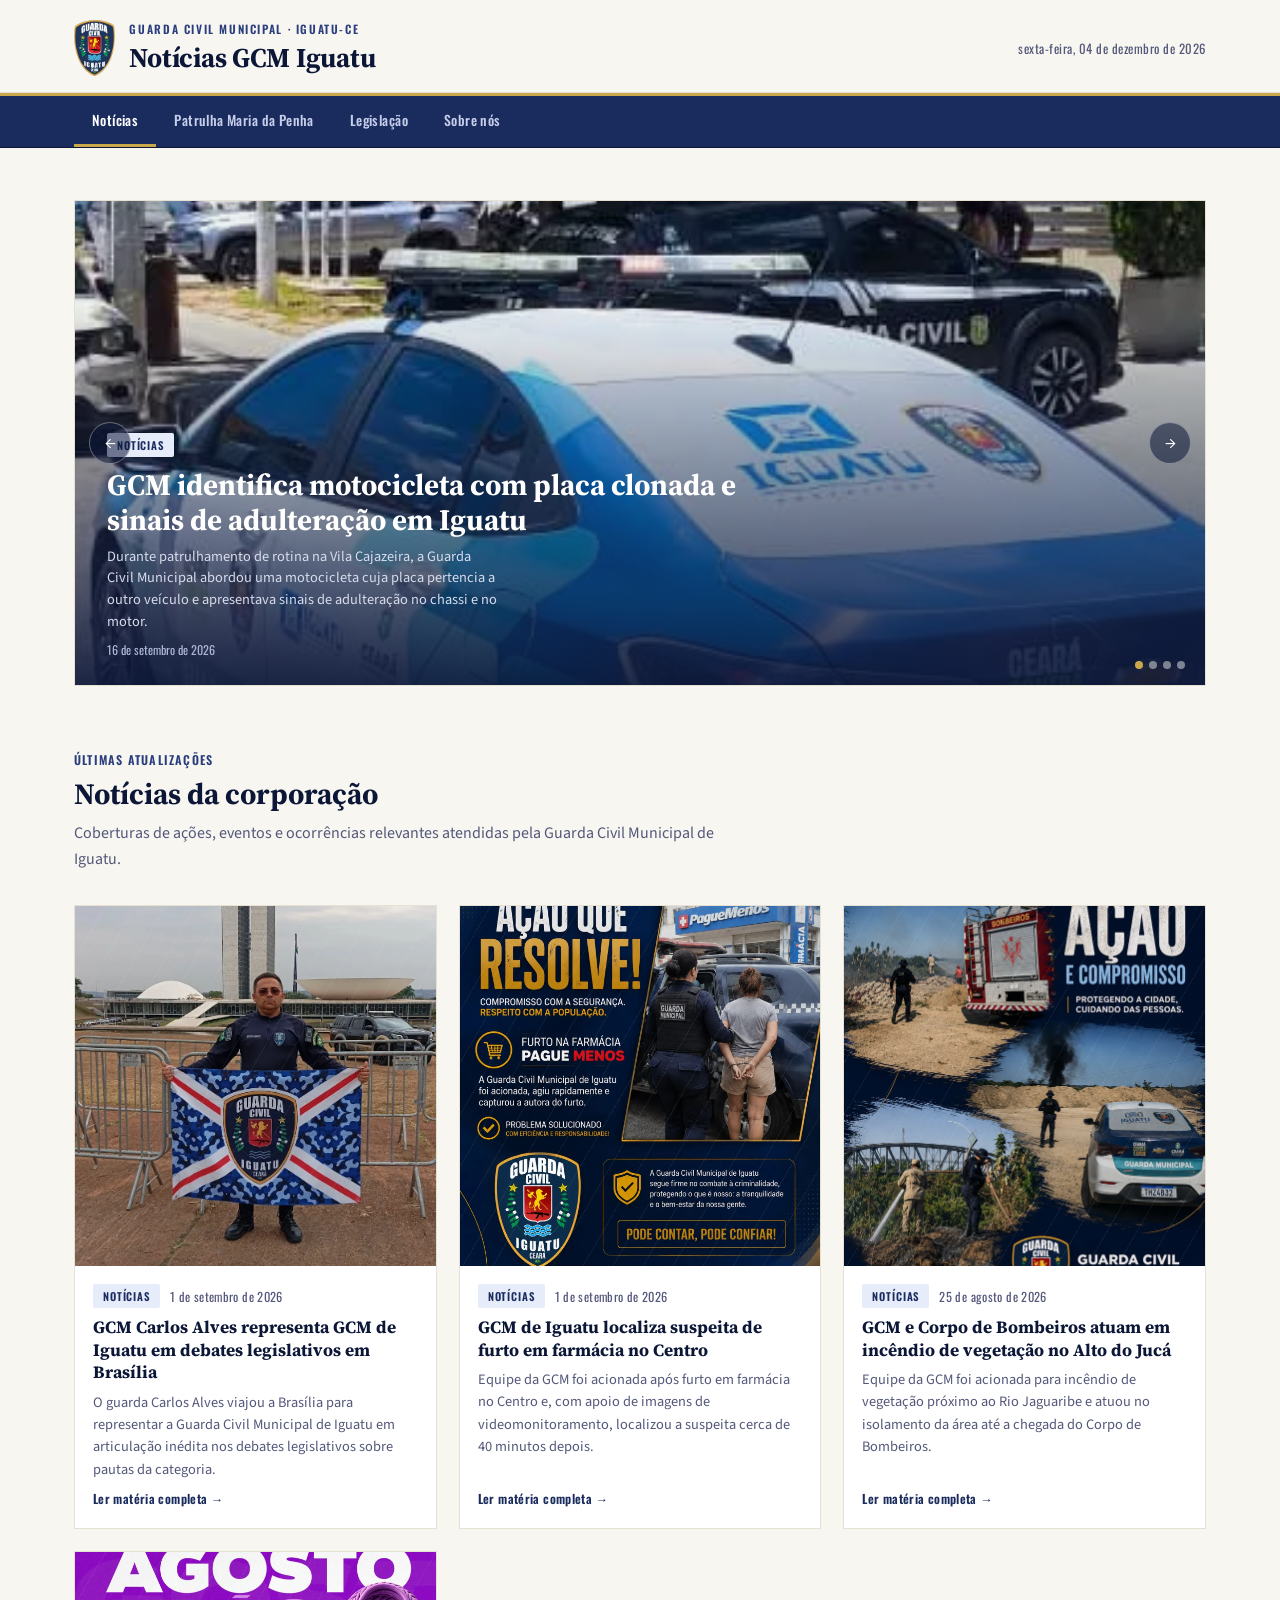
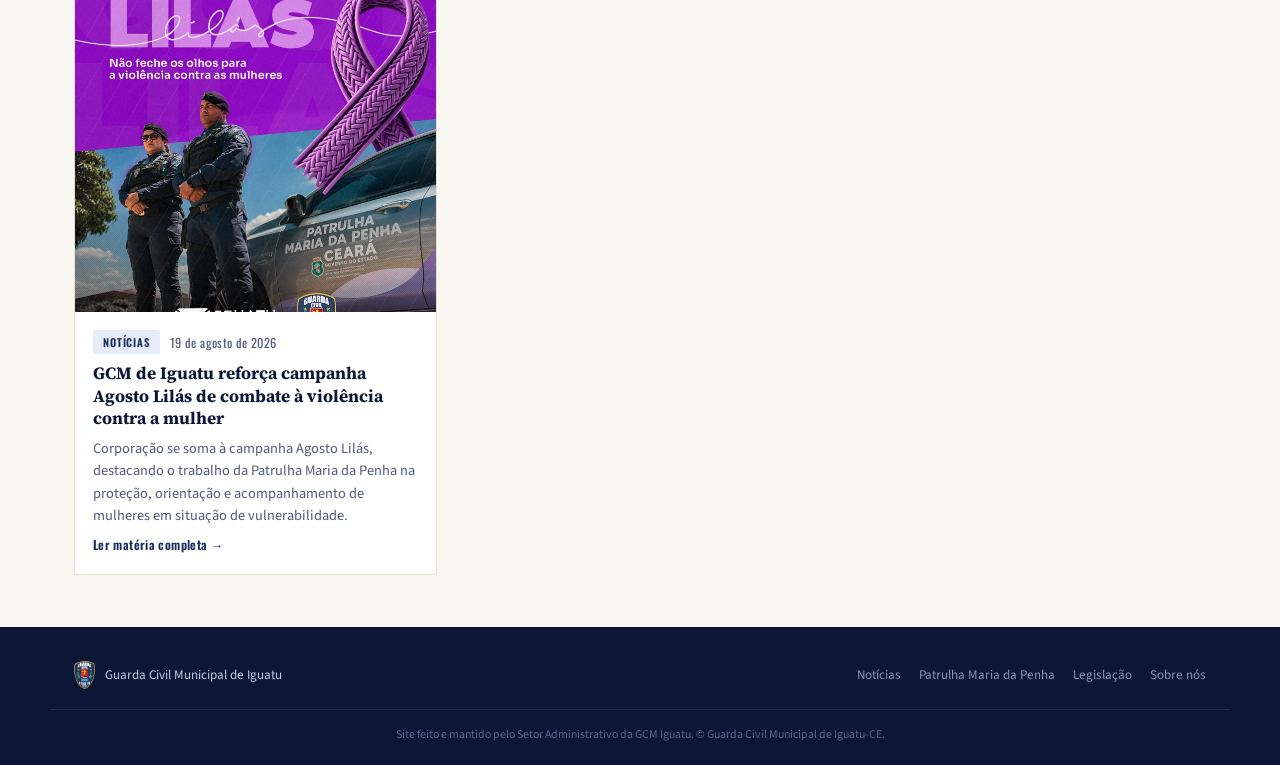
<file: index.html>
<!doctype html>
<html lang="pt-BR">
    <head>
        <meta charset="UTF-8" />
        <meta name="viewport" content="width=device-width, initial-scale=1.0" />
        <title>Notícias — Guarda Civil Municipal de Iguatu</title>
        <meta name="description" content="Portal de notícias da Guarda Civil Municipal de Iguatu — coberturas, ações e serviços à população." />
        <meta property="og:type" content="website" />
        <meta property="og:site_name" content="Notícias GCM Iguatu" />
        <meta property="og:title" content="Notícias GCM Iguatu" />
        <meta property="og:description" content="Portal de notícias da Guarda Civil Municipal de Iguatu — coberturas, ações e serviços à população." />
        <meta property="og:image" content="https://portalgcmi.com.br/assets/img/brasao-gcm.png" />
        <meta property="og:url" content="https://portalgcmi.com.br/index.html" />
        <meta name="twitter:card" content="summary_large_image" />
        <link rel="preconnect" href="https://fonts.googleapis.com" />
        <link rel="preconnect" href="https://fonts.gstatic.com" crossorigin />
        <link
            href="https://fonts.googleapis.com/css2?family=Oswald:wght@400;500;600;700&family=Source+Serif+4:opsz,wght@8..60,500;8..60,700&family=Source+Sans+3:wght@400;500;600;700&display=swap"
            rel="stylesheet"
        />
        <link rel="stylesheet" href="assets/css/site.css" />
    </head>
    <body>
        <!-- <div class="gov-strip">
            <div class="wrap">
                <span
                    >Secretaria de Segurança
                    Pública Municipal</span
                >
                <span
                    ><strong>Administrativo GCM</strong></span
                >
            </div>
        </div> -->

        <div class="masthead">
            <div class="wrap">
                <div class="brand">
                    <img
                        src="assets/img/brasao-gcm.png"
                        alt="Brasão da GCM Iguatu"
                    />
                    <div class="title-block">
                        <span class="kicker label"
                            >GUARDA CIVIL MUNICIPAL · IGUATU-CE</span
                        >
                        <div class="paper-name">Notícias GCM Iguatu</div>
                    </div>
                </div>
                <div class="today" id="todayDate"></div>
            </div>
        </div>

        <nav class="tabs">
            <div class="wrap">
                <div class="tablist" id="tabList">
                    <a href="index.html">Notícias</a>
                    <a href="patrulha-maria-da-penha.html"
                        >Patrulha Maria da Penha</a
                    >
                    <a href="legislacao.html">Legislação</a>
                    <a href="sobre.html">Sobre nós</a>
                </div>
                <button id="navToggle" aria-label="Abrir menu">
                    <span></span><span></span><span></span>
                </button>
            </div>
        </nav>

        <main>
            <section style="padding-bottom: 0">
                <div class="wrap">
                    <div id="hero"></div>
                </div>
            </section>
            <section style="padding-top: 28px">
                <div class="wrap">
                    <div class="section-head">
                        <span class="label">Últimas atualizações</span>
                        <h2>Notícias da corporação</h2>
                        <p>
                            Coberturas de ações, eventos e ocorrências
                            relevantes atendidas pela Guarda Civil Municipal de
                            Iguatu.
                        </p>
                    </div>
                    <div id="feed">Carregando notícias…</div>
                </div>
            </section>
        </main>

        <footer>
            <div class="wrap">
                <div class="fbrand">
                    <img src="assets/img/brasao-gcm.png" alt="GCM Iguatu" />
                    <span>Guarda Civil Municipal de Iguatu</span>
                </div>
                <div class="flinks">
                    <a href="index.html">Notícias</a>
                    <a href="patrulha-maria-da-penha.html"
                        >Patrulha Maria da Penha</a
                    >
                    <a href="legislacao.html">Legislação</a>
                    <a href="sobre.html">Sobre nós</a>
                </div>
            </div>
            <div class="foot-note">
                Site feito e mantido pelo Setor Administrativo da GCM Iguatu. © Guarda Civil Municipal de Iguatu-CE.
            </div>
        </footer>

        <script src="assets/js/site.js"></script>
        <script>
            const d = new Date();
            document.getElementById("todayDate").textContent =
                d.toLocaleDateString("pt-BR", {
                    weekday: "long",
                    day: "2-digit",
                    month: "long",
                    year: "numeric",
                });

            (async () => {
                const shownSlugs = await renderHeroSlider("hero", { count: 4 });
                renderFeed("feed", {
                    pageSize: 6,
                    showFeatured: false,
                    excludeSlugs: shownSlugs,
                });
            })();
        </script>
    </body>
</html>
</file>
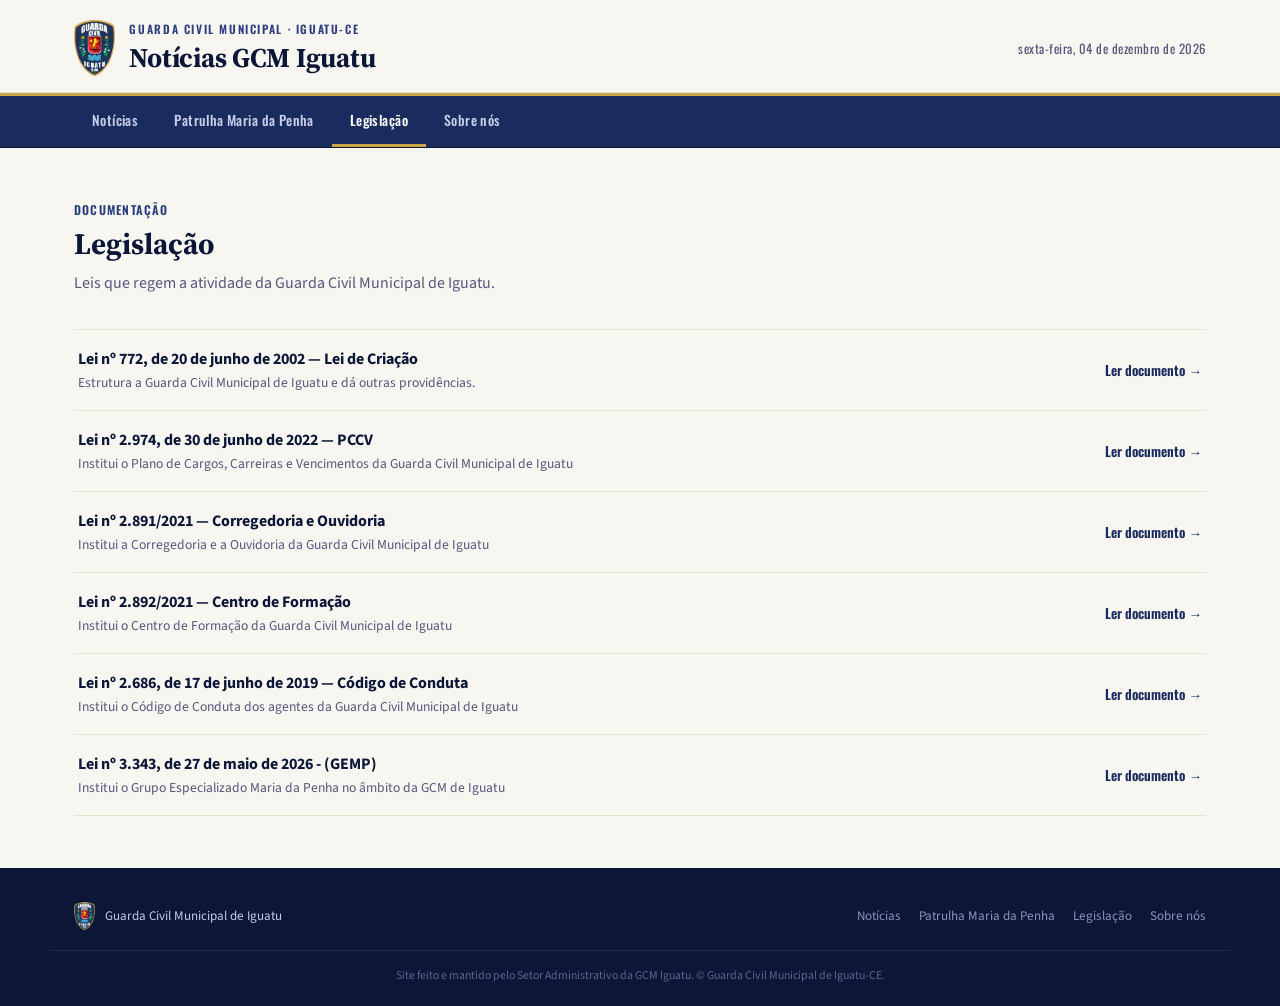
<file: legislacao.html>
<!DOCTYPE html>
<html lang="pt-BR">
<head>
<meta charset="UTF-8">
<meta name="viewport" content="width=device-width, initial-scale=1.0">
<title>Legislação — GCM Iguatu</title>
<meta name="description" content="Leis que regem a atividade da Guarda Civil Municipal de Iguatu.">
<meta property="og:type" content="website">
<meta property="og:site_name" content="Notícias GCM Iguatu">
<meta property="og:title" content="Legislação — GCM Iguatu">
<meta property="og:description" content="Leis que regem a atividade da Guarda Civil Municipal de Iguatu.">
<meta property="og:image" content="https://portalgcmi.com.br/assets/img/brasao-gcm.png">
<meta property="og:url" content="https://portalgcmi.com.br/legislacao.html">
<meta name="twitter:card" content="summary_large_image">
<link rel="preconnect" href="https://fonts.googleapis.com">
<link rel="preconnect" href="https://fonts.gstatic.com" crossorigin>
<link href="https://fonts.googleapis.com/css2?family=Oswald:wght@400;500;600;700&family=Source+Serif+4:opsz,wght@8..60,500;8..60,700&family=Source+Sans+3:wght@400;500;600;700&display=swap" rel="stylesheet">
<link rel="stylesheet" href="assets/css/site.css">
</head>
<body>

  <!-- <div class="gov-strip">
    <div class="wrap">
      <span>Prefeitura Municipal de Iguatu · Secretaria de Segurança Pública Municipal</span>
      <span><strong>Portal em preparação</strong> — conteúdo de exemplo para revisão interna</span>
    </div>
  </div> -->

  <div class="masthead">
    <div class="wrap">
      <div class="brand">
        <img src="assets/img/brasao-gcm.png" alt="Brasão da GCM Iguatu">
        <div class="title-block">
          <span class="kicker label">GUARDA CIVIL MUNICIPAL · IGUATU-CE</span>
          <div class="paper-name">Notícias GCM Iguatu</div>
        </div>
      </div>
      <div class="today" id="todayDate"></div>
    </div>
  </div>

  <nav class="tabs">
    <div class="wrap">
      <div class="tablist" id="tabList">
        <a href="index.html">Notícias</a>
        <a href="patrulha-maria-da-penha.html">Patrulha Maria da Penha</a>
        <a href="legislacao.html">Legislação</a>
        <a href="sobre.html">Sobre nós</a>
      </div>
      <button id="navToggle" aria-label="Abrir menu"><span></span><span></span><span></span></button>
    </div>
  </nav>

  <main>
    <section>
      <div class="wrap">
        <div class="section-head">
          <span class="label">Documentação</span>
          <h2>Legislação</h2>
          <p>Leis que regem a atividade da Guarda Civil Municipal de Iguatu.</p>
        </div>
        <div class="doc-list">
          <div class="doc-row">
            <div><div class="doc-name">Lei nº 772, de 20 de junho de 2002 — Lei de Criação</div><div class="doc-desc">Estrutura a Guarda Civil Municipal de Iguatu e dá outras providências.</div></div>
            <a class="go" href="#" data-link="lei772">Ler documento →</a>
          </div>
          <div class="doc-row">
            <div><div class="doc-name">Lei nº 2.974, de 30 de junho de 2022 — PCCV</div><div class="doc-desc">Institui o Plano de Cargos, Carreiras e Vencimentos da Guarda Civil Municipal de Iguatu</div></div>
            <a class="go" href="#" data-link="lei2974">Ler documento →</a>
          </div>
          <div class="doc-row">
            <div><div class="doc-name">Lei nº 2.891/2021 — Corregedoria e Ouvidoria</div><div class="doc-desc">Institui a Corregedoria e a Ouvidoria da Guarda Civil Municipal de Iguatu</div></div>
            <a class="go" href="#" data-link="lei2891">Ler documento →</a>
          </div>
          <div class="doc-row">
            <div><div class="doc-name">Lei nº 2.892/2021 — Centro de Formação</div><div class="doc-desc">Institui o Centro de Formação da Guarda Civil Municipal de Iguatu</div></div>
            <a class="go" href="#" data-link="lei2892">Ler documento →</a>
          </div>
          <div class="doc-row">
            <div><div class="doc-name">Lei nº 2.686, de 17 de junho de 2019 — Código de Conduta</div><div class="doc-desc">Institui o Código de Conduta dos agentes da Guarda Civil Municipal de Iguatu</div></div>
            <a class="go" href="#" data-link="lei2686">Ler documento →</a>
          </div>
          <div class="doc-row">
            <div><div class="doc-name">Lei nº 3.343, de 27 de maio de 2026 - (GEMP)</div><div class="doc-desc">Institui o Grupo Especializado Maria da Penha no âmbito da GCM de Iguatu</div></div>
            <a class="go" href="#" data-link="lei3343">Ler documento →</a>
          </div>
        </div>
      </div>
    </section>
  </main>

  <footer>
    <div class="wrap">
      <div class="fbrand">
        <img src="assets/img/brasao-gcm.png" alt="GCM Iguatu">
        <span>Guarda Civil Municipal de Iguatu</span>
      </div>
      <div class="flinks">
        <a href="index.html">Notícias</a>
        <a href="patrulha-maria-da-penha.html">Patrulha Maria da Penha</a>
        <a href="legislacao.html">Legislação</a>
        <a href="sobre.html">Sobre nós</a>
      </div>
    </div>
    <div class="foot-note">Site feito e mantido pelo Setor Administrativo da GCM Iguatu. © Guarda Civil Municipal de Iguatu-CE.</div>
  </footer>

<script src="assets/js/site.js"></script>
<script>
  const d = new Date();
  document.getElementById("todayDate").textContent =
    d.toLocaleDateString("pt-BR", { weekday: "long", day: "2-digit", month: "long", year: "numeric" });

  // Troque cada URL pelo endereço real do PDF/página da lei.
  const LINKS = {
    lei772:  "https://drive.google.com/file/d/1NiDJN38wk8PKpp7VuwHLZAak0mRqK9Ue/view?usp=sharing",
    lei2686: "https://drive.google.com/file/d/1LYp29ykYmtWoSPyTLXxHCthtj6GRSXhF/view?usp=sharing",
    lei2891: "https://drive.google.com/file/d/1hym3bCKFWzFVB9yNqCBuVgFK73hINpno/view?usp=sharing",
    lei2892: "https://drive.google.com/file/d/1iN9TpNpgNjBw9v5K_M7ff0XfodfMAtNQ/view?usp=sharing",
    lei2974: "https://drive.google.com/file/d/18mhDGHKrB7-6t7EnaDVykYAX0kJeZgZu/view?usp=sharing",
    lei3343: "https://drive.google.com/file/d/1eiA8Dkd_p-3C8D0LEgIrBKoOxPkolRJn/view?usp=sharing"
    // normas:  "https://gcmiguatu.com.br/normas"
  };
  document.querySelectorAll("[data-link]").forEach(el => {
    const k = el.getAttribute("data-link");
    if (LINKS[k]) el.setAttribute("href", LINKS[k]);
  });
</script>
</body>
</html>
</file>
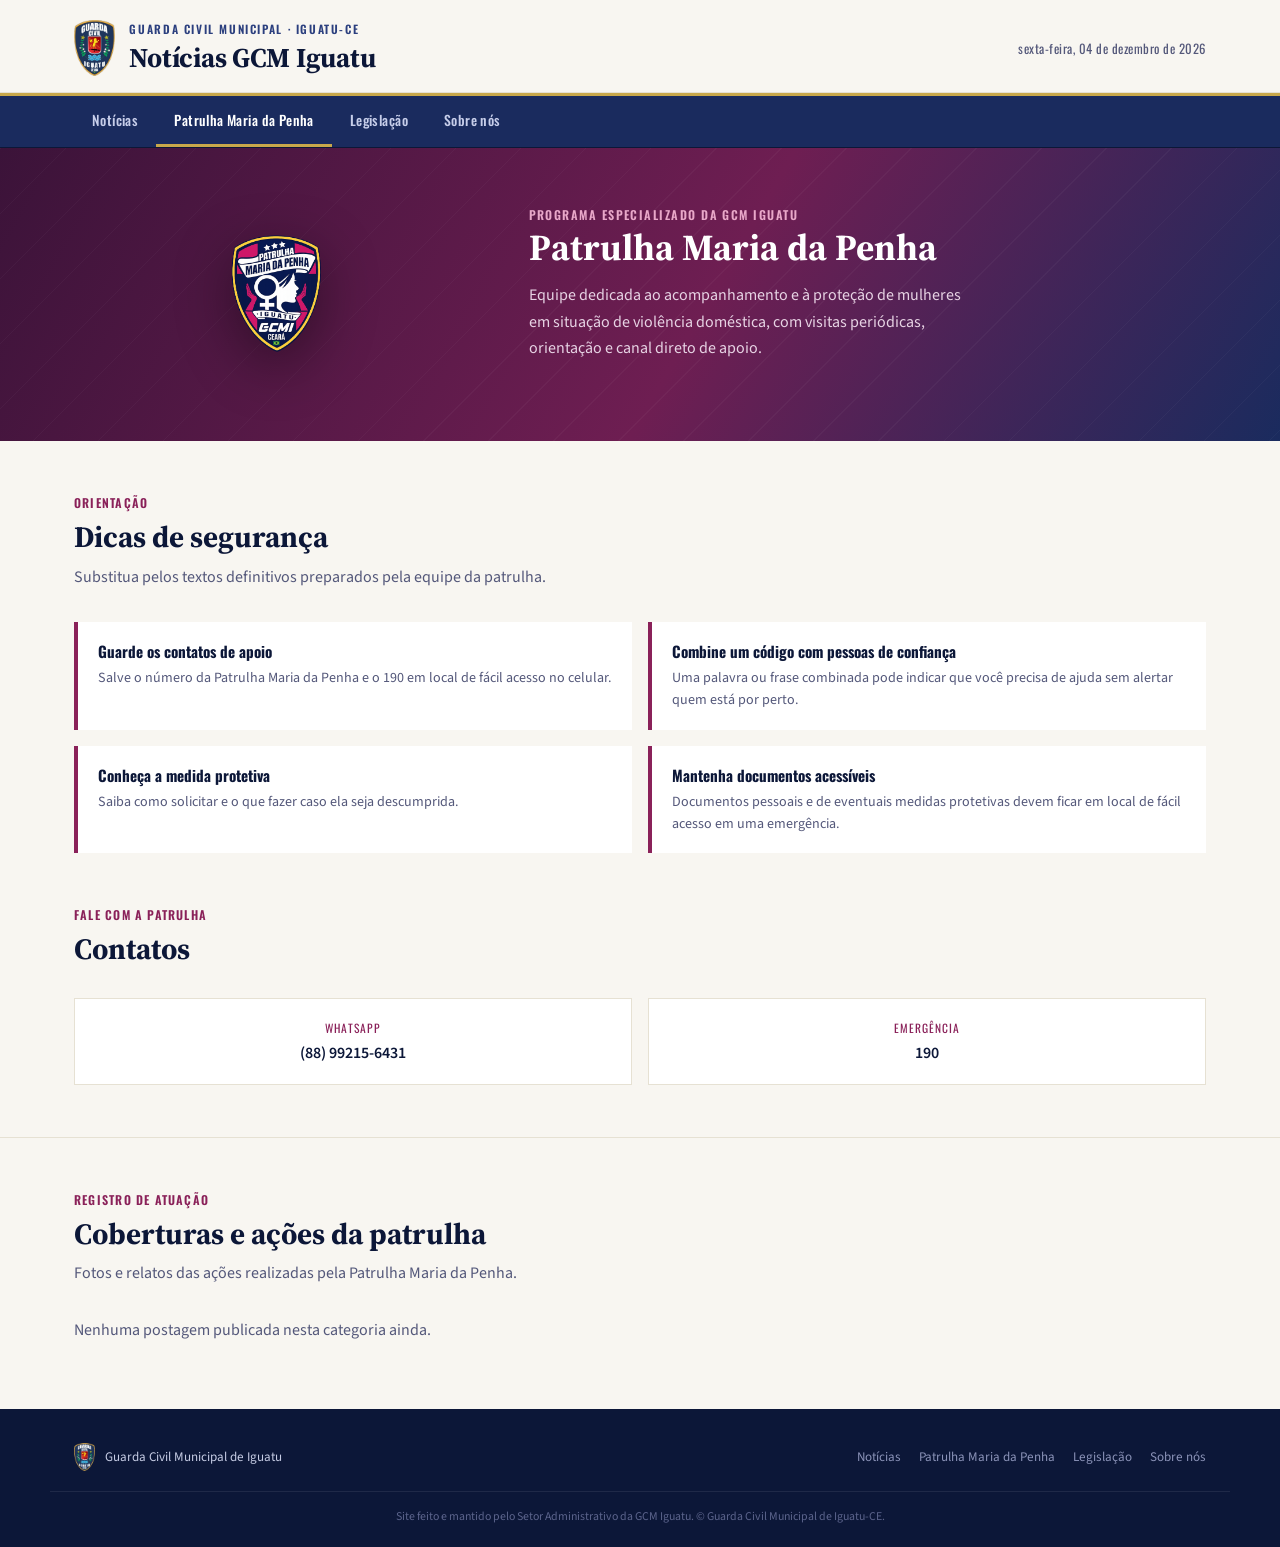
<file: patrulha-maria-da-penha.html>
<!DOCTYPE html>
<html lang="pt-BR">
<head>
<meta charset="UTF-8">
<meta name="viewport" content="width=device-width, initial-scale=1.0">
<title>Patrulha Maria da Penha — GCM Iguatu</title>
<meta name="description" content="Proteção, orientação e acompanhamento de mulheres em situação de violência doméstica em Iguatu.">
<meta property="og:type" content="website">
<meta property="og:site_name" content="Notícias GCM Iguatu">
<meta property="og:title" content="Patrulha Maria da Penha — GCM Iguatu">
<meta property="og:description" content="Proteção, orientação e acompanhamento de mulheres em situação de violência doméstica em Iguatu.">
<meta property="og:image" content="https://portalgcmi.com.br/assets/img/brasao-pmp.png">
<meta property="og:url" content="https://portalgcmi.com.br/patrulha-maria-da-penha.html">
<meta name="twitter:card" content="summary_large_image">
<link rel="preconnect" href="https://fonts.googleapis.com">
<link rel="preconnect" href="https://fonts.gstatic.com" crossorigin>
<link href="https://fonts.googleapis.com/css2?family=Oswald:wght@400;500;600;700&family=Source+Serif+4:opsz,wght@8..60,500;8..60,700&family=Source+Sans+3:wght@400;500;600;700&display=swap" rel="stylesheet">
<link rel="stylesheet" href="assets/css/site.css">
</head>
<body>

  <!-- <div class="gov-strip">
    <div class="wrap">
      <span>Prefeitura Municipal de Iguatu · Secretaria de Segurança Pública Municipal</span>
      <span><strong>Portal em preparação</strong> — conteúdo de exemplo para revisão interna</span>
    </div>
  </div> -->

  <div class="masthead">
    <div class="wrap">
      <div class="brand">
        <img src="assets/img/brasao-gcm.png" alt="Brasão da GCM Iguatu">
        <div class="title-block">
          <span class="kicker label">GUARDA CIVIL MUNICIPAL · IGUATU-CE</span>
          <div class="paper-name">Notícias GCM Iguatu</div>
        </div>
      </div>
      <div class="today" id="todayDate"></div>
    </div>
  </div>

  <nav class="tabs">
    <div class="wrap">
      <div class="tablist" id="tabList">
        <a href="index.html">Notícias</a>
        <a href="patrulha-maria-da-penha.html">Patrulha Maria da Penha</a>
        <a href="legislacao.html">Legislação</a>
        <a href="sobre.html">Sobre nós</a>
      </div>
      <button id="navToggle" aria-label="Abrir menu"><span></span><span></span><span></span></button>
    </div>
  </nav>

  <main>

    <!-- HERO FIXO -->
    <section class="pmp-hero" style="padding:0;">
      <div class="wrap">
        <img src="assets/img/brasao-pmp.png" alt="Brasão da Patrulha Maria da Penha">
        <div>
          <span class="label" style="color:#E9A8C9; letter-spacing:.12em; font-size:.76rem;">Programa especializado da GCM Iguatu</span>
          <h1>Patrulha Maria da Penha</h1>
          <p>Equipe dedicada ao acompanhamento e à proteção de mulheres em situação de violência doméstica, com visitas periódicas, orientação e canal direto de apoio.</p>
        </div>
      </div>
    </section>

    <!-- BOTÃO DO MEDO -->
    <!-- <section style="padding:44px 0 8px;">
      <div class="wrap" style="text-align:center;">
        <a class="fear-btn" href="#" data-link="botaoDoMedo" id="fearBtn">
          <span class="ic">
            <svg width="22" height="22" viewBox="0 0 24 24" fill="none" stroke="#fff" stroke-width="2"><path d="M12 2l8 4v6c0 5-3.5 8.5-8 10-4.5-1.5-8-5-8-10V6l8-4z"/></svg>
          </span>
          <span class="txt">
            <span class="t">Botão do Medo — Acionar apoio imediato</span>
            <span class="d">Toque para abrir contato direto com a Patrulha Maria da Penha</span>
          </span>
        </a>
        <p class="fear-note">Em caso de perigo imediato, ligue para o 190. Este botão abre um canal direto e discreto com a patrulha para orientação e apoio.</p>
      </div>
    </section> -->

    <!-- DICAS -->
    <section>
      <div class="wrap">
        <div class="section-head">
          <span class="label" style="color:var(--pmp);">Orientação</span>
          <h2>Dicas de segurança</h2>
          <p>Substitua pelos textos definitivos preparados pela equipe da patrulha.</p>
        </div>
        <div class="tips-grid">
          <div class="tip">
            <h4>Guarde os contatos de apoio</h4>
            <p>Salve o número da Patrulha Maria da Penha e o 190 em local de fácil acesso no celular.</p>
          </div>
          <div class="tip">
            <h4>Combine um código com pessoas de confiança</h4>
            <p>Uma palavra ou frase combinada pode indicar que você precisa de ajuda sem alertar quem está por perto.</p>
          </div>
          <div class="tip">
            <h4>Conheça a medida protetiva</h4>
            <p>Saiba como solicitar e o que fazer caso ela seja descumprida.</p>
          </div>
          <div class="tip">
            <h4>Mantenha documentos acessíveis</h4>
            <p>Documentos pessoais e de eventuais medidas protetivas devem ficar em local de fácil acesso em uma emergência.</p>
          </div>
        </div>
      </div>
    </section>

    <!-- CONTATOS -->
    <section style="padding-top:0;">
      <div class="wrap">
        <div class="section-head">
          <span class="label" style="color:var(--pmp);">Fale com a patrulha</span>
          <h2>Contatos</h2>
        </div>
        <div class="contact-grid">
          <div class="contact-item">
            <div class="lbl">WhatsApp</div>
            <div class="val">(88) 99215-6431</div>
          </div>
          <!-- <div class="contact-item">
            <div class="lbl">Telefone</div>
            <div class="val">(88) ####-####</div>
          </div> -->
          <div class="contact-item">
            <div class="lbl">Emergência</div>
            <div class="val">190</div>
          </div>
        </div>
      </div>
    </section>

    <!-- FEED DE COBERTURAS -->
    <section style="border-top:1px solid var(--line);">
      <div class="wrap">
        <div class="section-head">
          <span class="label" style="color:var(--pmp);">Registro de atuação</span>
          <h2>Coberturas e ações da patrulha</h2>
          <p>Fotos e relatos das ações realizadas pela Patrulha Maria da Penha.</p>
        </div>
        <div id="feed">Carregando…</div>
      </div>
    </section>

  </main>

  <footer>
    <div class="wrap">
      <div class="fbrand">
        <img src="assets/img/brasao-gcm.png" alt="GCM Iguatu">
        <span>Guarda Civil Municipal de Iguatu</span>
      </div>
      <div class="flinks">
        <a href="index.html">Notícias</a>
        <a href="patrulha-maria-da-penha.html">Patrulha Maria da Penha</a>
        <a href="legislacao.html">Legislação</a>
        <a href="sobre.html">Sobre nós</a>
      </div>
    </div>
    <div class="foot-note">Site feito e mantido pelo Setor Administrativo da GCM Iguatu. © Guarda Civil Municipal de Iguatu-CE.</div>
  </footer>

<script src="assets/js/site.js"></script>
<script>
  const d = new Date();
  document.getElementById("todayDate").textContent =
    d.toLocaleDateString("pt-BR", { weekday: "long", day: "2-digit", month: "long", year: "numeric" });
  renderFeed("feed", { category: "patrulha-mp", pageSize: 6, showFeatured: true });

  // O Botão do Medo está desativado (seção comentada acima).
  // Quando for reativado, descomente a seção e esta linha, com o link real:
  // document.getElementById("fearBtn").href = "https://wa.me/55889XXXXXXXX?text=Preciso%20de%20apoio";
</script>
</body>
</html>
</file>
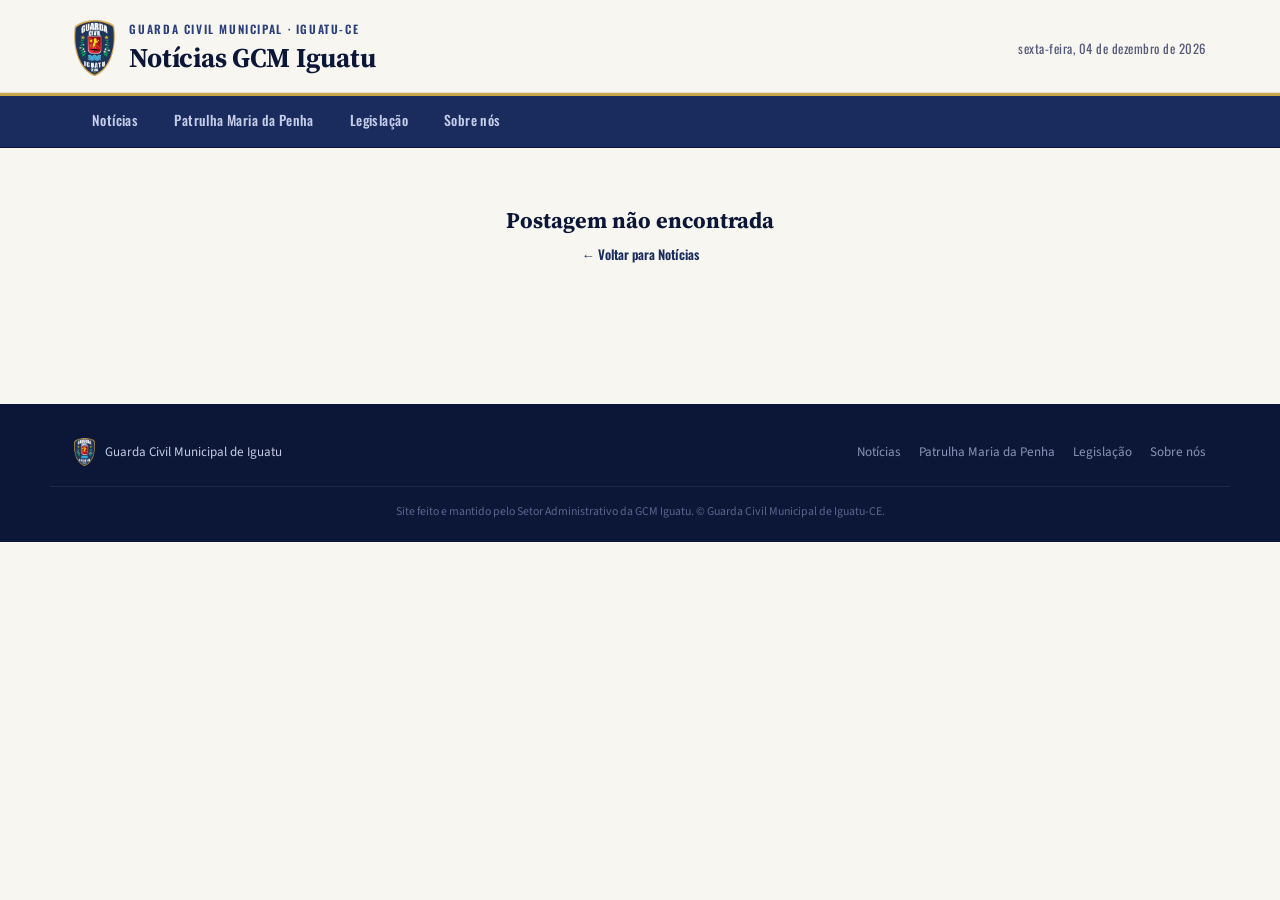
<file: post.html>
<!DOCTYPE html>
<html lang="pt-BR">
<head>
<meta charset="UTF-8">
<meta name="viewport" content="width=device-width, initial-scale=1.0">
<title>Notícias — Guarda Civil Municipal de Iguatu</title>
<meta name="description" content="Leia a matéria completa no portal de notícias da Guarda Civil Municipal de Iguatu.">
<meta property="og:type" content="article">
<meta property="og:site_name" content="Notícias GCM Iguatu">
<meta property="og:title" content="Notícias GCM Iguatu">
<meta property="og:description" content="Leia a matéria completa no portal de notícias da Guarda Civil Municipal de Iguatu.">
<meta property="og:image" content="https://portalgcmi.com.br/assets/img/brasao-gcm.png">
<meta name="twitter:card" content="summary_large_image">
<link rel="preconnect" href="https://fonts.googleapis.com">
<link rel="preconnect" href="https://fonts.gstatic.com" crossorigin>
<link href="https://fonts.googleapis.com/css2?family=Oswald:wght@400;500;600;700&family=Source+Serif+4:opsz,wght@8..60,500;8..60,700&family=Source+Sans+3:wght@400;500;600;700&display=swap" rel="stylesheet">
<link rel="stylesheet" href="assets/css/site.css">
</head>
<body>

  <!-- <div class="gov-strip">
    <div class="wrap">
      <span>Prefeitura Municipal de Iguatu · Secretaria de Segurança Pública Municipal</span>
      <span><strong>Portal em preparação</strong> — conteúdo de exemplo para revisão interna</span>
    </div>
  </div> -->

  <div class="masthead">
    <div class="wrap">
      <div class="brand">
        <img src="assets/img/brasao-gcm.png" alt="Brasão da GCM Iguatu">
        <div class="title-block">
          <span class="kicker label">GUARDA CIVIL MUNICIPAL · IGUATU-CE</span>
          <div class="paper-name">Notícias GCM Iguatu</div>
        </div>
      </div>
      <div class="today" id="todayDate"></div>
    </div>
  </div>

  <nav class="tabs">
    <div class="wrap">
      <div class="tablist" id="tabList">
        <a href="index.html">Notícias</a>
        <a href="patrulha-maria-da-penha.html">Patrulha Maria da Penha</a>
        <a href="legislacao.html">Legislação</a>
        <a href="sobre.html">Sobre nós</a>
      </div>
      <button id="navToggle" aria-label="Abrir menu"><span></span><span></span><span></span></button>
    </div>
  </nav>

  <main style="padding-bottom:60px;">
    <div id="postContent"></div>
  </main>

  <footer>
    <div class="wrap">
      <div class="fbrand">
        <img src="assets/img/brasao-gcm.png" alt="GCM Iguatu">
        <span>Guarda Civil Municipal de Iguatu</span>
      </div>
      <div class="flinks">
        <a href="index.html">Notícias</a>
        <a href="patrulha-maria-da-penha.html">Patrulha Maria da Penha</a>
        <a href="legislacao.html">Legislação</a>
        <a href="sobre.html">Sobre nós</a>
      </div>
    </div>
    <div class="foot-note">Site feito e mantido pelo Setor Administrativo da GCM Iguatu. © Guarda Civil Municipal de Iguatu-CE.</div>
  </footer>

<script src="assets/js/site.js"></script>
<script>
  const d = new Date();
  document.getElementById("todayDate").textContent =
    d.toLocaleDateString("pt-BR", { weekday: "long", day: "2-digit", month: "long", year: "numeric" });
  renderSinglePost("postContent");
</script>
</body>
</html>
</file>
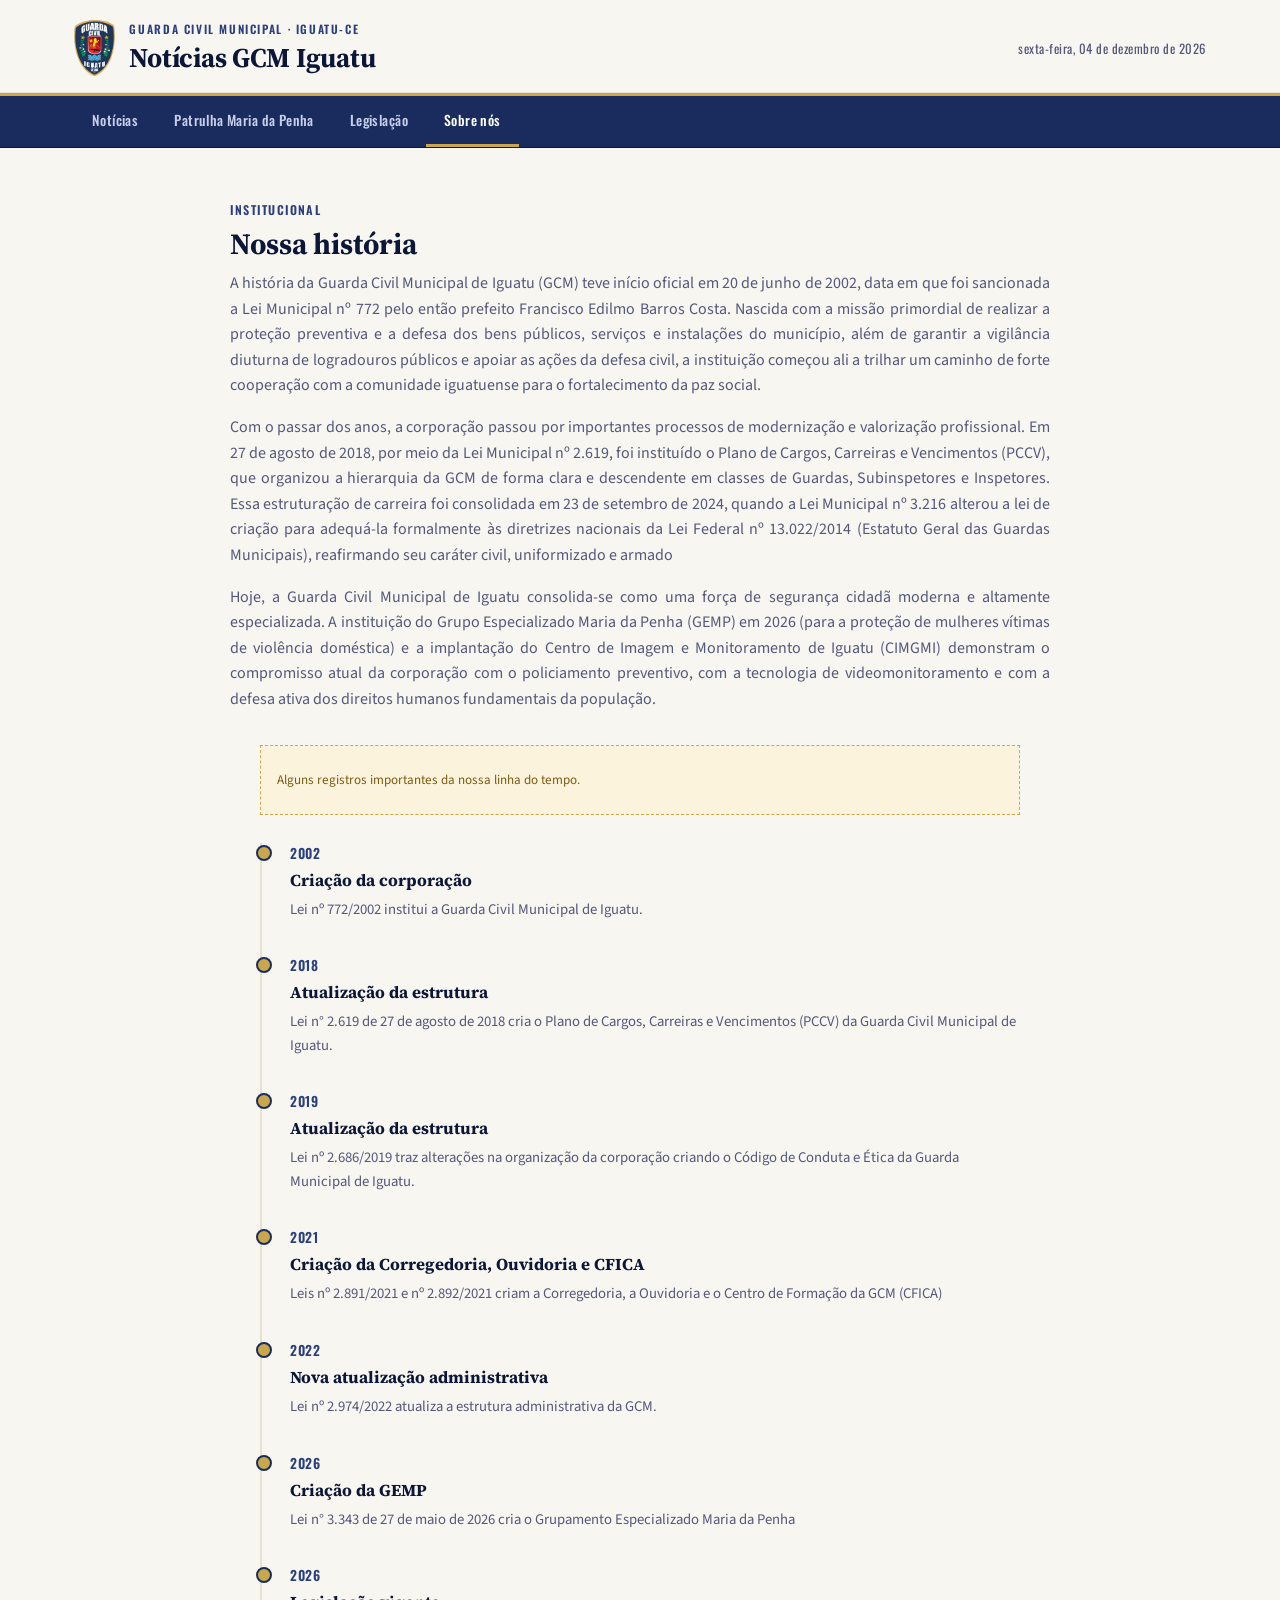
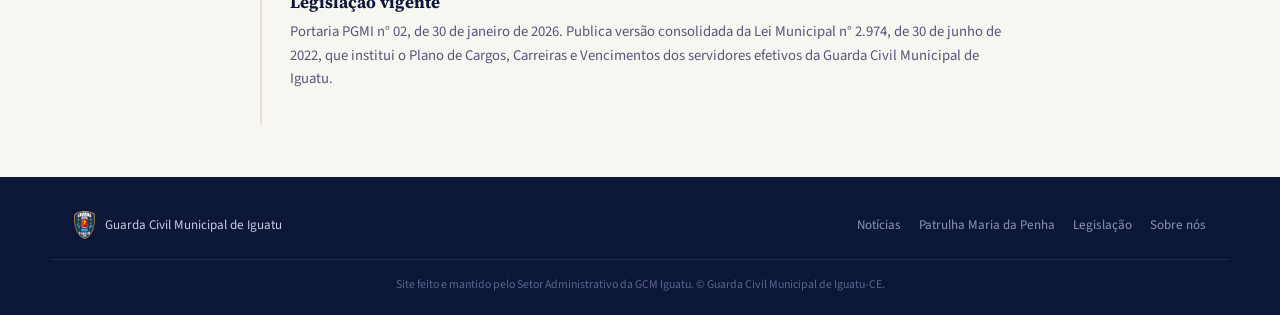
<file: sobre.html>
<!doctype html>
<html lang="pt-BR">
    <head>
        <meta charset="UTF-8" />
        <meta name="viewport" content="width=device-width, initial-scale=1.0" />
        <title>Sobre nós — GCM Iguatu</title>
        <meta name="description" content="A história da Guarda Civil Municipal de Iguatu." />
        <meta property="og:type" content="website" />
        <meta property="og:site_name" content="Notícias GCM Iguatu" />
        <meta property="og:title" content="Sobre nós — GCM Iguatu" />
        <meta property="og:description" content="A história da Guarda Civil Municipal de Iguatu." />
        <meta property="og:image" content="https://portalgcmi.com.br/assets/img/brasao-gcm.png" />
        <meta property="og:url" content="https://portalgcmi.com.br/sobre.html" />
        <meta name="twitter:card" content="summary_large_image" />
        <link rel="preconnect" href="https://fonts.googleapis.com" />
        <link rel="preconnect" href="https://fonts.gstatic.com" crossorigin />
        <link
            href="https://fonts.googleapis.com/css2?family=Oswald:wght@400;500;600;700&family=Source+Serif+4:opsz,wght@8..60,500;8..60,700&family=Source+Sans+3:wght@400;500;600;700&display=swap"
            rel="stylesheet"
        />
        <link rel="stylesheet" href="assets/css/site.css" />
    </head>
    <body>
        <!-- <div class="gov-strip">
    <div class="wrap">
      <span>Prefeitura Municipal de Iguatu · Secretaria de Segurança Pública Municipal</span>
      <span><strong>Portal em preparação</strong> — conteúdo de exemplo para revisão interna</span>
    </div>
  </div> -->

        <div class="masthead">
            <div class="wrap">
                <div class="brand">
                    <img
                        src="assets/img/brasao-gcm.png"
                        alt="Brasão da GCM Iguatu"
                    />
                    <div class="title-block">
                        <span class="kicker label"
                            >GUARDA CIVIL MUNICIPAL · IGUATU-CE</span
                        >
                        <div class="paper-name">Notícias GCM Iguatu</div>
                    </div>
                </div>
                <div class="today" id="todayDate"></div>
            </div>
        </div>

        <nav class="tabs">
            <div class="wrap">
                <div class="tablist" id="tabList">
                    <a href="index.html">Notícias</a>
                    <a href="patrulha-maria-da-penha.html"
                        >Patrulha Maria da Penha</a
                    >
                    <a href="legislacao.html">Legislação</a>
                    <a href="sobre.html">Sobre nós</a>
                </div>
                <button id="navToggle" aria-label="Abrir menu">
                    <span></span><span></span><span></span>
                </button>
            </div>
        </nav>

        <main>
            <section>
                <div class="wrap">
                    <div class="section-head about-center">
                        <span class="label">Institucional</span>
                        <h2>Nossa história</h2>
                        <p>
                            A história da Guarda Civil Municipal de Iguatu (GCM)
                            teve início oficial em 20 de junho de 2002, data em
                            que foi sancionada a Lei Municipal nº 772 pelo então
                            prefeito Francisco Edilmo Barros Costa. Nascida com
                            a missão primordial de realizar a proteção
                            preventiva e a defesa dos bens públicos, serviços e
                            instalações do município, além de garantir a
                            vigilância diuturna de logradouros públicos e apoiar
                            as ações da defesa civil, a instituição começou ali
                            a trilhar um caminho de forte cooperação com a
                            comunidade iguatuense para o fortalecimento da paz
                            social.
                        </p>
                        <p>
                            Com o passar dos anos, a corporação passou por
                            importantes processos de modernização e valorização
                            profissional. Em 27 de agosto de 2018, por meio da
                            Lei Municipal nº 2.619, foi instituído o Plano de
                            Cargos, Carreiras e Vencimentos (PCCV), que
                            organizou a hierarquia da GCM de forma clara e
                            descendente em classes de Guardas, Subinspetores e
                            Inspetores. Essa estruturação de carreira foi
                            consolidada em 23 de setembro de 2024, quando a Lei
                            Municipal nº 3.216 alterou a lei de criação para
                            adequá-la formalmente às diretrizes nacionais da Lei
                            Federal nº 13.022/2014 (Estatuto Geral das Guardas
                            Municipais), reafirmando seu caráter civil,
                            uniformizado e armado
                        </p>
                        <p>
                            Hoje, a Guarda Civil Municipal de Iguatu
                            consolida-se como uma força de segurança cidadã
                            moderna e altamente especializada. A instituição do
                            Grupo Especializado Maria da Penha (GEMP) em 2026
                            (para a proteção de mulheres vítimas de violência
                            doméstica) e a implantação do Centro de Imagem e
                            Monitoramento de Iguatu (CIMGMI) demonstram o
                            compromisso atual da corporação com o policiamento
                            preventivo, com a tecnologia de videomonitoramento e
                            com a defesa ativa dos direitos humanos fundamentais
                            da população.
                        </p>
                    </div>

                    <div class="placeholder-note">
                        <p>Alguns registros importantes da nossa linha do tempo.</p>
                    </div>

                    
                    <div class="timeline">
                        <div class="tl-item">
                            <span class="yr">2002</span>
                            <h4>Criação da corporação</h4>
                            <p>
                                Lei nº 772/2002 institui a Guarda Civil
                                Municipal de Iguatu.
                            </p>
                        </div>
                        <div class="tl-item">
                            <span class="yr">2018</span>
                            <h4>Atualização da estrutura</h4>
                            <p>
                                Lei n° 2.619 de 27 de agosto de 2018 cria o
                                Plano de Cargos, Carreiras e Vencimentos (PCCV)
                                da Guarda Civil Municipal de Iguatu.
                            </p>
                        </div>
                        <div class="tl-item">
                            <span class="yr">2019</span>
                            <h4>Atualização da estrutura</h4>
                            <p>
                                Lei nº 2.686/2019 traz alterações na organização
                                da corporação criando o Código de Conduta e
                                Ética da Guarda Municipal de Iguatu.
                            </p>
                        </div>
                        <div class="tl-item">
                            <span class="yr">2021</span>
                            <h4>Criação da Corregedoria, Ouvidoria e CFICA</h4>
                            <p>
                                Leis nº 2.891/2021 e nº 2.892/2021 criam a
                                Corregedoria, a Ouvidoria e o Centro de Formação
                                da GCM (CFICA)
                            </p>
                        </div>
                        <div class="tl-item">
                            <span class="yr">2022</span>
                            <h4>Nova atualização administrativa</h4>
                            <p>
                                Lei nº 2.974/2022 atualiza a estrutura
                                administrativa da GCM.
                            </p>
                        </div>
                        <div class="tl-item">
                            <span class="yr">2026</span>
                            <h4>Criação da GEMP</h4>
                            <p>
                                Lei n° 3.343 de 27 de maio de 2026 cria o
                                Grupamento Especializado Maria da Penha
                            </p>
                        </div>
                        <div class="tl-item">
                            <span class="yr">2026</span>
                            <h4>Legislação vigente</h4>
                            <p>
                                Portaria PGMI n° 02, de 30 de janeiro de 2026.
                                Publica versão consolidada da Lei Municipal n°
                                2.974, de 30 de junho de 2022, que institui o
                                Plano de Cargos, Carreiras e Vencimentos dos
                                servidores efetivos da Guarda Civil Municipal de
                                Iguatu.
                            </p>
                        </div>
                    </div>
                </div>
            </section>
        </main>

        <footer>
            <div class="wrap">
                <div class="fbrand">
                    <img src="assets/img/brasao-gcm.png" alt="GCM Iguatu" />
                    <span>Guarda Civil Municipal de Iguatu</span>
                </div>
                <div class="flinks">
                    <a href="index.html">Notícias</a>
                    <a href="patrulha-maria-da-penha.html"
                        >Patrulha Maria da Penha</a
                    >
                    <a href="legislacao.html">Legislação</a>
                    <a href="sobre.html">Sobre nós</a>
                </div>
            </div>
            <div class="foot-note">
                Site feito e mantido pelo Setor Administrativo da GCM Iguatu. ©
                Guarda Civil Municipal de Iguatu-CE.
            </div>
        </footer>

        <script src="assets/js/site.js"></script>
        <script>
            const d = new Date();
            document.getElementById("todayDate").textContent =
                d.toLocaleDateString("pt-BR", {
                    weekday: "long",
                    day: "2-digit",
                    month: "long",
                    year: "numeric",
                });
        </script>
    </body>
</html>
</file>
<file: assets/css/site.css>
:root {
    --navy-deep: #0c1738;
    --navy: #1a2b5e;
    --navy-light: #2b3f7e;
    --gold: #c8a84b;
    --gold-bright: #e4c371;
    --paper: #f8f6f1;
    --card: #ffffff;
    --ink: #181b2e;
    --ink-soft: #54587a;
    --line: #e6e1d3;
    --pmp: #8a2159;
    --pmp-soft: #f7e9f1;
    --alert: #b23a2e;
    --maxw: 1180px;
}
* {
    box-sizing: border-box;
}
html {
    scroll-behavior: smooth;
}
body {
    margin: 0;
    background: var(--paper);
    color: var(--ink);
    font-family: "Source Sans 3", sans-serif;
    -webkit-font-smoothing: antialiased;
}
a {
    color: inherit;
    text-decoration: none;
}
img {
    max-width: 100%;
    display: block;
}
.wrap {
    max-width: var(--maxw);
    margin: 0 auto;
    padding: 0 24px;
}
.label {
    font-family: "Oswald", sans-serif;
    text-transform: uppercase;
    letter-spacing: 0.1em;
    font-weight: 600;
}
h1,
h2,
h3,
.headline {
    font-family: "Source Serif 4", serif;
    margin: 0;
    color: var(--navy-deep);
    line-height: 1.15;
}
button {
    font-family: inherit;
    cursor: pointer;
}

/* ---------- FAIXA GOV ---------- */
.gov-strip {
    background: var(--navy-deep);
    color: #b9c2e0;
    font-size: 0.76rem;
    padding: 6px 0;
}
.gov-strip .wrap {
    display: flex;
    justify-content: space-between;
    flex-wrap: wrap;
    gap: 6px;
}
.gov-strip strong {
    color: var(--gold-bright);
    font-weight: 600;
}

/* ---------- MASTHEAD ---------- */
.masthead {
    background: var(--paper);
    border-bottom: 1px solid var(--line);
    padding: 20px 0 16px;
}
.masthead .wrap {
    display: flex;
    align-items: center;
    justify-content: space-between;
    gap: 20px;
}
.masthead .brand {
    display: flex;
    align-items: center;
    gap: 14px;
}
.masthead .brand img {
    height: 56px;
}
.masthead .title-block .kicker {
    display: block;
    color: var(--navy-light);
    font-size: 0.72rem;
    letter-spacing: 0.14em;
    margin-bottom: 2px;
}
.masthead .title-block .paper-name {
    font-family: "Source Serif 4", serif;
    font-weight: 700;
    font-size: 1.7rem;
    color: var(--navy-deep);
    letter-spacing: -0.01em;
}
.masthead .today {
    font-size: 0.8rem;
    color: var(--ink-soft);
    text-align: right;
    font-family: "Oswald", sans-serif;
    letter-spacing: 0.04em;
}

nav.tabs {
    background: var(--navy);
    border-top: 3px solid var(--gold);
    border-bottom: 1px solid var(--navy-deep);
    position: sticky;
    top: 0;
    z-index: 100;
}
nav.tabs .wrap {
    display: flex;
    align-items: center;
    justify-content: space-between;
}
nav.tabs .tablist {
    display: flex;
}
nav.tabs a {
    color: #c7ceea;
    font-family: "Oswald", sans-serif;
    font-weight: 500;
    font-size: 0.86rem;
    letter-spacing: 0.03em;
    padding: 14px 18px;
    display: inline-block;
    border-bottom: 3px solid transparent;
}
nav.tabs a:hover {
    color: var(--white, #fff);
}
nav.tabs a.active {
    color: #fff;
    border-color: var(--gold);
}
#navToggle {
    display: none;
    background: none;
    border: none;
    width: 38px;
    height: 32px;
    position: relative;
}
#navToggle span {
    position: absolute;
    left: 5px;
    right: 5px;
    height: 2px;
    background: #fff;
    transition:
        transform 0.2s,
        opacity 0.2s;
}
#navToggle span:nth-child(1) {
    top: 8px;
}
#navToggle span:nth-child(2) {
    top: 15px;
}
#navToggle span:nth-child(3) {
    top: 22px;
}
#navToggle.open span:nth-child(1) {
    transform: translateY(7px) rotate(45deg);
}
#navToggle.open span:nth-child(2) {
    opacity: 0;
}
#navToggle.open span:nth-child(3) {
    transform: translateY(-7px) rotate(-45deg);
}

/* ---------- SLIDER GENÉRICO (setas / bolinhas) ---------- */
.slider-arrow {
    position: absolute;
    top: 50%;
    transform: translateY(-50%);
    width: 42px;
    height: 42px;
    border-radius: 50%;
    background: rgba(12, 23, 56, 0.55);
    border: 1px solid rgba(255, 255, 255, 0.35);
    color: #fff;
    display: flex;
    align-items: center;
    justify-content: center;
    cursor: pointer;
    z-index: 5;
    font-size: 1.1rem;
    line-height: 1;
}
.slider-arrow:hover {
    background: rgba(12, 23, 56, 0.82);
}
.slider-arrow.prev {
    left: 14px;
}
.slider-arrow.next {
    right: 14px;
}
.slider-dots {
    position: absolute;
    right: 20px;
    bottom: 16px;
    display: flex;
    gap: 6px;
    z-index: 5;
}
.slider-dots button {
    width: 8px;
    height: 8px;
    border-radius: 50%;
    background: rgba(255, 255, 255, 0.45);
    border: none;
    padding: 0;
    cursor: pointer;
}
.slider-dots button.active {
    background: var(--gold);
}

/* ---------- HERO SLIDER (topo da home) ---------- */
.hero-slider {
    position: relative;
    overflow: hidden;
    border: 1px solid var(--line);
    margin-bottom: 36px;
    background: var(--navy-deep);
}
.hero-slider .track {
    display: flex;
    transition: transform 0.5s ease;
}
.hero-slide {
    position: relative;
    min-width: 100%;
    aspect-ratio: 21/9;
    display: block;
    color: #fff;
}
.hero-slide img {
    width: 100%;
    height: 100%;
    object-fit: cover;
    display: block;
}
.hero-slide .ph-bg {
    width: 100%;
    height: 100%;
    position: relative;
    background: linear-gradient(135deg, var(--navy) 0%, var(--navy-light) 100%);
    display: flex;
    align-items: center;
    justify-content: center;
}
.hero-slide .ph-bg.pmp-thumb {
    background: linear-gradient(135deg, var(--pmp) 0%, #b24c86 100%);
}
.hero-slide .ph-bg::before {
    content: "";
    position: absolute;
    inset: 0;
    background-image: repeating-linear-gradient(
        120deg,
        rgba(255, 255, 255, 0.05) 0 1px,
        transparent 1px 26px
    );
}
.hero-slide .ph-bg .ph-icon {
    position: relative;
    color: rgba(255, 255, 255, 0.85);
    font-family: "Oswald", sans-serif;
    font-size: 0.68rem;
    letter-spacing: 0.08em;
    text-transform: uppercase;
    text-align: center;
}
.hero-slide .ph-bg .ph-icon svg {
    display: block;
    margin: 0 auto 8px;
    opacity: 0.9;
}
.hero-slide .overlay {
    position: absolute;
    inset: 0;
    background: linear-gradient(
        0deg,
        rgba(12, 23, 56, 0.92) 0%,
        rgba(12, 23, 56, 0.4) 48%,
        rgba(12, 23, 56, 0.05) 78%
    );
}
.hero-slide .info {
    position: absolute;
    left: 0;
    right: 0;
    bottom: 0;
    padding: 26px 56px 26px 32px;
    max-width: 760px;
}
.hero-slide .info .tag {
    margin-bottom: 10px;
}
.hero-slide .info h2 {
    color: #fff;
    font-family: "Source Serif 4", serif;
    font-size: clamp(1.25rem, 2.6vw, 1.85rem);
    margin: 0 0 8px;
    line-height: 1.2;
}
.hero-slide .info p {
    color: #d7dbec;
    font-size: 0.9rem;
    margin: 0;
    line-height: 1.5;
    max-width: 56ch;
}
.hero-slide .info .date {
    color: #aeb6d6;
    font-size: 0.76rem;
    font-family: "Oswald", sans-serif;
    margin-top: 8px;
    display: block;
}

@media (max-width: 760px) {
    .hero-slide {
        aspect-ratio: 4/5;
    }
    .hero-slide .info {
        padding: 16px 18px 14px;
    }
    .hero-slide .info p {
        display: none;
    }
    .slider-arrow {
        top: 14px;
        transform: none;
        width: 32px;
        height: 32px;
        font-size: 0.85rem;
        background: #fff;
        color: var(--navy-deep);
        border: none;
    }
    .slider-arrow:hover {
        background: #fff;
    }
}

/* ---------- SEÇÃO GENÉRICA ---------- */
section {
    padding: 52px 0;
}
.section-head {
    max-width: 640px;
    margin-bottom: 32px;
}
.section-head .label {
    color: var(--navy-light);
    font-size: 0.76rem;
    display: block;
    margin-bottom: 8px;
}
.section-head h2 {
    font-size: clamp(1.4rem, 2.4vw, 1.85rem);
}
.section-head p {
    color: var(--ink-soft);
    margin-top: 10px;
    line-height: 1.6;
}

/* ---------- CARDS DE POSTAGEM ---------- */
.thumb {
    aspect-ratio: 1/1;
    width: 100%;
    background: linear-gradient(135deg, var(--navy) 0%, var(--navy-light) 100%);
    position: relative;
    overflow: hidden;
    display: flex;
    align-items: center;
    justify-content: center;
}
.thumb.pmp-thumb {
    background: linear-gradient(135deg, var(--pmp) 0%, #b24c86 100%);
}
.thumb::before {
    content: "";
    position: absolute;
    inset: 0;
    background-image: repeating-linear-gradient(
        120deg,
        rgba(255, 255, 255, 0.05) 0 1px,
        transparent 1px 26px
    );
}
.thumb .ph-icon {
    position: relative;
    color: rgba(255, 255, 255, 0.85);
    font-family: "Oswald", sans-serif;
    font-size: 0.68rem;
    letter-spacing: 0.08em;
    text-transform: uppercase;
    text-align: center;
    padding: 0 16px;
}
.thumb .ph-icon svg {
    display: block;
    margin: 0 auto 8px;
    opacity: 0.9;
}

.tag {
    display: inline-block;
    font-family: "Oswald", sans-serif;
    font-size: 0.68rem;
    font-weight: 600;
    letter-spacing: 0.08em;
    text-transform: uppercase;
    padding: 4px 10px;
    border-radius: 2px;
}
.tag.noticias {
    background: #e7ecfb;
    color: var(--navy);
}
.tag.patrulha-mp {
    background: var(--pmp-soft);
    color: var(--pmp);
}

.card {
    background: var(--card);
    border: 1px solid var(--line);
    display: flex;
    flex-direction: column;
    transition:
        transform 0.15s,
        box-shadow 0.15s;
}
.card:hover {
    transform: translateY(-3px);
    box-shadow: 0 16px 30px rgba(12, 23, 56, 0.09);
}
.card .body {
    padding: 18px 18px 20px;
    display: flex;
    flex-direction: column;
    gap: 8px;
    flex: 1;
}
.card .meta {
    display: flex;
    align-items: center;
    gap: 10px;
}
.card .date {
    color: var(--ink-soft);
    font-size: 0.78rem;
    font-family: "Oswald", sans-serif;
    letter-spacing: 0.03em;
}
.card h3 {
    font-size: 1.08rem;
    line-height: 1.3;
}
.card p.excerpt {
    color: var(--ink-soft);
    font-size: 0.9rem;
    line-height: 1.55;
    margin: 0;
    flex: 1;
}
.card .read {
    font-family: "Oswald", sans-serif;
    font-size: 0.78rem;
    font-weight: 600;
    color: var(--navy);
    letter-spacing: 0.03em;
}

.grid {
    display: grid;
    grid-template-columns: repeat(3, 1fr);
    gap: 22px;
}

/* ---------- FEATURED / HERO POST ---------- */
.featured {
    display: grid;
    grid-template-columns: 1.15fr 0.85fr;
    gap: 0;
    border: 1px solid var(--line);
    background: var(--card);
    margin-bottom: 36px;
}
.featured .thumb {
    aspect-ratio: auto;
    min-height: 320px;
}
.featured .body {
    padding: 30px 32px;
}
.featured h2.title {
    font-size: clamp(1.4rem, 2.6vw, 1.9rem);
    margin: 12px 0 14px;
}
.featured p.excerpt {
    color: var(--ink-soft);
    font-size: 1rem;
    line-height: 1.65;
    margin: 0 0 20px;
}

/* ---------- BOTÃO "CARREGAR MAIS" ---------- */
.loadmore-wrap {
    text-align: center;
    margin-top: 36px;
}
.btn {
    display: inline-flex;
    align-items: center;
    gap: 8px;
    font-family: "Oswald", sans-serif;
    font-weight: 600;
    letter-spacing: 0.03em;
    padding: 13px 26px;
    border-radius: 2px;
    border: 2px solid transparent;
    font-size: 0.88rem;
}
.btn-gold {
    background: var(--gold);
    color: var(--navy-deep);
}
.btn-gold:hover {
    background: var(--gold-bright);
}
.btn-outline-navy {
    border-color: var(--navy);
    color: var(--navy);
}
.btn-outline-navy:hover {
    background: var(--navy);
    color: #fff;
}
.btn-pmp {
    background: var(--pmp);
    color: #fff;
}
.btn-pmp:hover {
    background: #9e2a66;
}

/* ---------- PÁGINA DE POST INDIVIDUAL ---------- */
.post-head {
    max-width: 760px;
    margin: 0 auto 28px;
}
.post-head .tag {
    margin-bottom: 14px;
}
.post-head h1 {
    font-size: clamp(1.7rem, 3.4vw, 2.5rem);
    margin: 6px 0 14px;
}
.post-head .date {
    font-family: "Oswald", sans-serif;
    color: var(--ink-soft);
    font-size: 0.85rem;
    letter-spacing: 0.03em;
}
.post-cover {
    max-width: 900px;
    margin: 0 auto 32px;
}
.post-body {
    max-width: 680px;
    margin: 0 auto;
    font-size: 1.05rem;
    line-height: 1.8;
    color: var(--ink);
}
.post-body p {
    margin: 0 0 20px;
}
.post-gallery {
    max-width: 900px;
    margin: 32px auto 0;
    display: grid;
    grid-template-columns: repeat(3, 1fr);
    gap: 12px;
}
.post-slider {
    position: relative;
    max-width: 900px;
    margin: 32px auto 0;
    overflow: hidden;
    border: 1px solid var(--line);
}
.post-slider .track {
    display: flex;
    transition: transform 0.4s ease;
}
.post-slide {
    position: relative;
    min-width: 100%;
    aspect-ratio: 16/10;
    overflow: hidden;
    background: #0c1738;
}
.post-slide img.bg {
    position: absolute;
    inset: 0;
    width: 100%;
    height: 100%;
    object-fit: cover;
    filter: blur(24px) brightness(0.55);
    transform: scale(1.15);
}
.post-slide img.fg {
    position: relative;
    width: 100%;
    height: 100%;
    object-fit: contain;
    display: block;
}
.back-link {
    max-width: 680px;
    margin: 0 auto 20px;
    display: block;
    font-family: "Oswald", sans-serif;
    font-size: 0.82rem;
    font-weight: 600;
    color: var(--navy);
}

/* ---------- PATRULHA MARIA DA PENHA (páginas fixas) ---------- */
.pmp-hero {
    background: linear-gradient(
        120deg,
        #3b1339 0%,
        #6e1e52 55%,
        var(--navy) 100%
    );
    color: #fff;
    position: relative;
    overflow: hidden;
}
.pmp-hero::before {
    content: "";
    position: absolute;
    inset: 0;
    background-image: repeating-linear-gradient(
        135deg,
        rgba(255, 255, 255, 0.03) 0 1px,
        transparent 1px 46px
    );
}
.pmp-hero .wrap {
    position: relative;
    display: grid;
    grid-template-columns: 0.75fr 1.25fr;
    gap: 48px;
    align-items: center;
    padding: 56px 24px;
}
.pmp-hero img {
    width: min(220px, 80%);
    margin: 0 auto;
    filter: drop-shadow(0 16px 28px rgba(0, 0, 0, 0.4));
}
.pmp-hero h1 {
    color: #fff;
    font-size: clamp(1.7rem, 3vw, 2.3rem);
}
.pmp-hero p {
    color: #e7d3e4;
    line-height: 1.65;
    max-width: 56ch;
    margin: 14px 0 24px;
}

.fear-btn {
    display: flex;
    align-items: center;
    gap: 14px;
    background: var(--alert);
    color: #fff;
    padding: 18px 24px;
    border-radius: 4px;
    max-width: 520px;
    margin: 0 auto 8px;
    box-shadow: 0 10px 24px rgba(178, 58, 46, 0.35);
}
.fear-btn .ic {
    width: 44px;
    height: 44px;
    border-radius: 50%;
    background: rgba(255, 255, 255, 0.18);
    display: flex;
    align-items: center;
    justify-content: center;
    flex-shrink: 0;
}
.fear-btn .txt {
    display: flex;
    flex-direction: column;
    gap: 2px;
    text-align: left;
}
.fear-btn .txt .t {
    font-family: "Oswald", sans-serif;
    font-weight: 700;
    font-size: 1.05rem;
    letter-spacing: 0.02em;
}
.fear-btn .txt .d {
    font-size: 0.82rem;
    color: #f6d9d5;
    margin-top: 2px;
}
.fear-note {
    text-align: center;
    font-size: 0.8rem;
    color: var(--ink-soft);
    max-width: 520px;
    margin: 0 auto;
}

.tips-grid {
    display: grid;
    grid-template-columns: repeat(2, 1fr);
    gap: 16px;
}
.tip {
    background: var(--card);
    border-left: 4px solid var(--pmp);
    padding: 18px 20px;
}
.tip h4 {
    font-family: "Oswald", sans-serif;
    font-size: 0.95rem;
    text-transform: none;
    letter-spacing: 0;
    color: var(--navy-deep);
    margin: 0 0 6px;
}
.tip p {
    color: var(--ink-soft);
    font-size: 0.88rem;
    line-height: 1.55;
    margin: 0;
}

.contact-grid {
    display: grid;
    grid-template-columns: repeat(auto-fit, minmax(180px, 1fr));
    gap: 16px;
}
.contact-item {
    background: var(--card);
    border: 1px solid var(--line);
    padding: 20px;
    text-align: center;
}
.contact-item .lbl {
    font-family: "Oswald", sans-serif;
    font-size: 0.72rem;
    letter-spacing: 0.08em;
    color: var(--pmp);
    text-transform: uppercase;
}
.contact-item .val {
    font-size: 1rem;
    font-weight: 600;
    color: var(--navy-deep);
    margin-top: 6px;
}

/* ---------- LEGISLAÇÃO ---------- */
.doc-list {
    border-top: 1px solid var(--line);
}
.doc-row {
    display: flex;
    align-items: center;
    justify-content: space-between;
    padding: 18px 4px;
    border-bottom: 1px solid var(--line);
}
.doc-row .doc-name {
    font-weight: 700;
    color: var(--navy-deep);
}
.doc-row .doc-desc {
    color: var(--ink-soft);
    font-size: 0.85rem;
    margin-top: 3px;
}
.doc-row .go {
    font-family: "Oswald", sans-serif;
    color: var(--navy);
    font-weight: 600;
    font-size: 0.85rem;
    white-space: nowrap;
    margin-left: 20px;
}

/* ---------- SOBRE / TIMELINE ---------- */
.timeline {
    position: relative;
    max-width: 760px;
    margin: 0 auto;
    padding-left: 28px;
    border-left: 2px solid var(--line);
}
.tl-item {
    position: relative;
    padding-bottom: 34px;
}
.tl-item::before {
    content: "";
    position: absolute;
    left: -34px;
    top: 2px;
    width: 12px;
    height: 12px;
    border-radius: 50%;
    background: var(--gold);
    border: 2px solid var(--navy);
}
.tl-item .yr {
    font-family: "Oswald", sans-serif;
    color: var(--navy-light);
    font-weight: 600;
    font-size: 0.85rem;
    letter-spacing: 0.04em;
}
.tl-item h4 {
    font-size: 1.05rem;
    color: var(--navy-deep);
    margin: 4px 0 6px;
    font-family: "Source Serif 4", serif;
}
.tl-item p {
    color: var(--ink-soft);
    font-size: 0.92rem;
    line-height: 1.6;
    margin: 0;
}

.placeholder-note {
    background: #fbf3dc;
    border: 1px dashed var(--gold);
    color: #7a5c12;
    font-size: 0.82rem;
    padding: 12px 16px;
    margin: 0 auto 28px;
    max-width: 760px;
}

/* ---------- FOOTER ---------- */
footer {
    background: var(--navy-deep);
    color: #8b93b8;
    padding: 34px 0 22px;
    font-size: 0.82rem;
}
footer .wrap {
    display: flex;
    justify-content: space-between;
    align-items: center;
    flex-wrap: wrap;
    gap: 12px;
}
footer .fbrand {
    display: flex;
    align-items: center;
    gap: 10px;
    color: #c6cce4;
}
footer .fbrand img {
    height: 28px;
}
footer .flinks {
    display: flex;
    gap: 18px;
    flex-wrap: wrap;
}
footer .flinks a:hover {
    color: var(--gold-bright);
}
.foot-note {
    max-width: var(--maxw);
    margin: 20px auto 0;
    padding: 16px 24px 0;
    border-top: 1px solid rgba(255, 255, 255, 0.08);
    font-size: 0.74rem;
    color: #5c648c;
    text-align: center;
}

/* Sobre nós — cabeçalho centralizado, parágrafos numa coluna mais larga */
.section-head.about-center {
    max-width: 820px;
    margin-left: auto;
    margin-right: auto;
    text-align: justify;
}
.post-body.about-center {
    max-width: 820px;
    margin-left: auto;
    margin-right: auto;
    text-align: left;
}

/* ---------- RESPONSIVO ---------- */
@media (max-width: 980px) {
    .grid {
        grid-template-columns: repeat(2, 1fr);
    }
    .featured {
        grid-template-columns: 1fr;
    }
    .pmp-hero .wrap {
        grid-template-columns: 1fr;
        text-align: center;
    }
    .tips-grid,
    .contact-grid {
        grid-template-columns: 1fr;
    }
    .post-gallery {
        grid-template-columns: repeat(2, 1fr);
    }
}
@media (max-width: 760px) {
    .masthead .wrap {
        flex-direction: column;
        align-items: flex-start;
        gap: 8px;
    }
    .masthead .today {
        text-align: left;
    }
    nav.tabs .tablist {
        position: fixed;
        top: 0;
        right: 0;
        bottom: 0;
        width: 78%;
        max-width: 320px;
        background: var(--navy-deep);
        flex-direction: column;
        align-items: stretch;
        padding: 80px 22px 30px;
        transform: translateX(100%);
        transition: transform 0.25s ease;
        z-index: 90;
        overflow-y: auto;
    }
    nav.tabs .tablist.open {
        transform: translateX(0);
    }
    nav.tabs a {
        padding: 16px 4px;
        border-bottom: 1px solid rgba(255, 255, 255, 0.08);
    }
    #navToggle {
        display: block;
    }
    .grid {
        grid-template-columns: 1fr;
    }
    .contact-grid {
        grid-template-columns: 1fr;
    }
    section {
        padding: 40px 0;
    }
}
</file>
